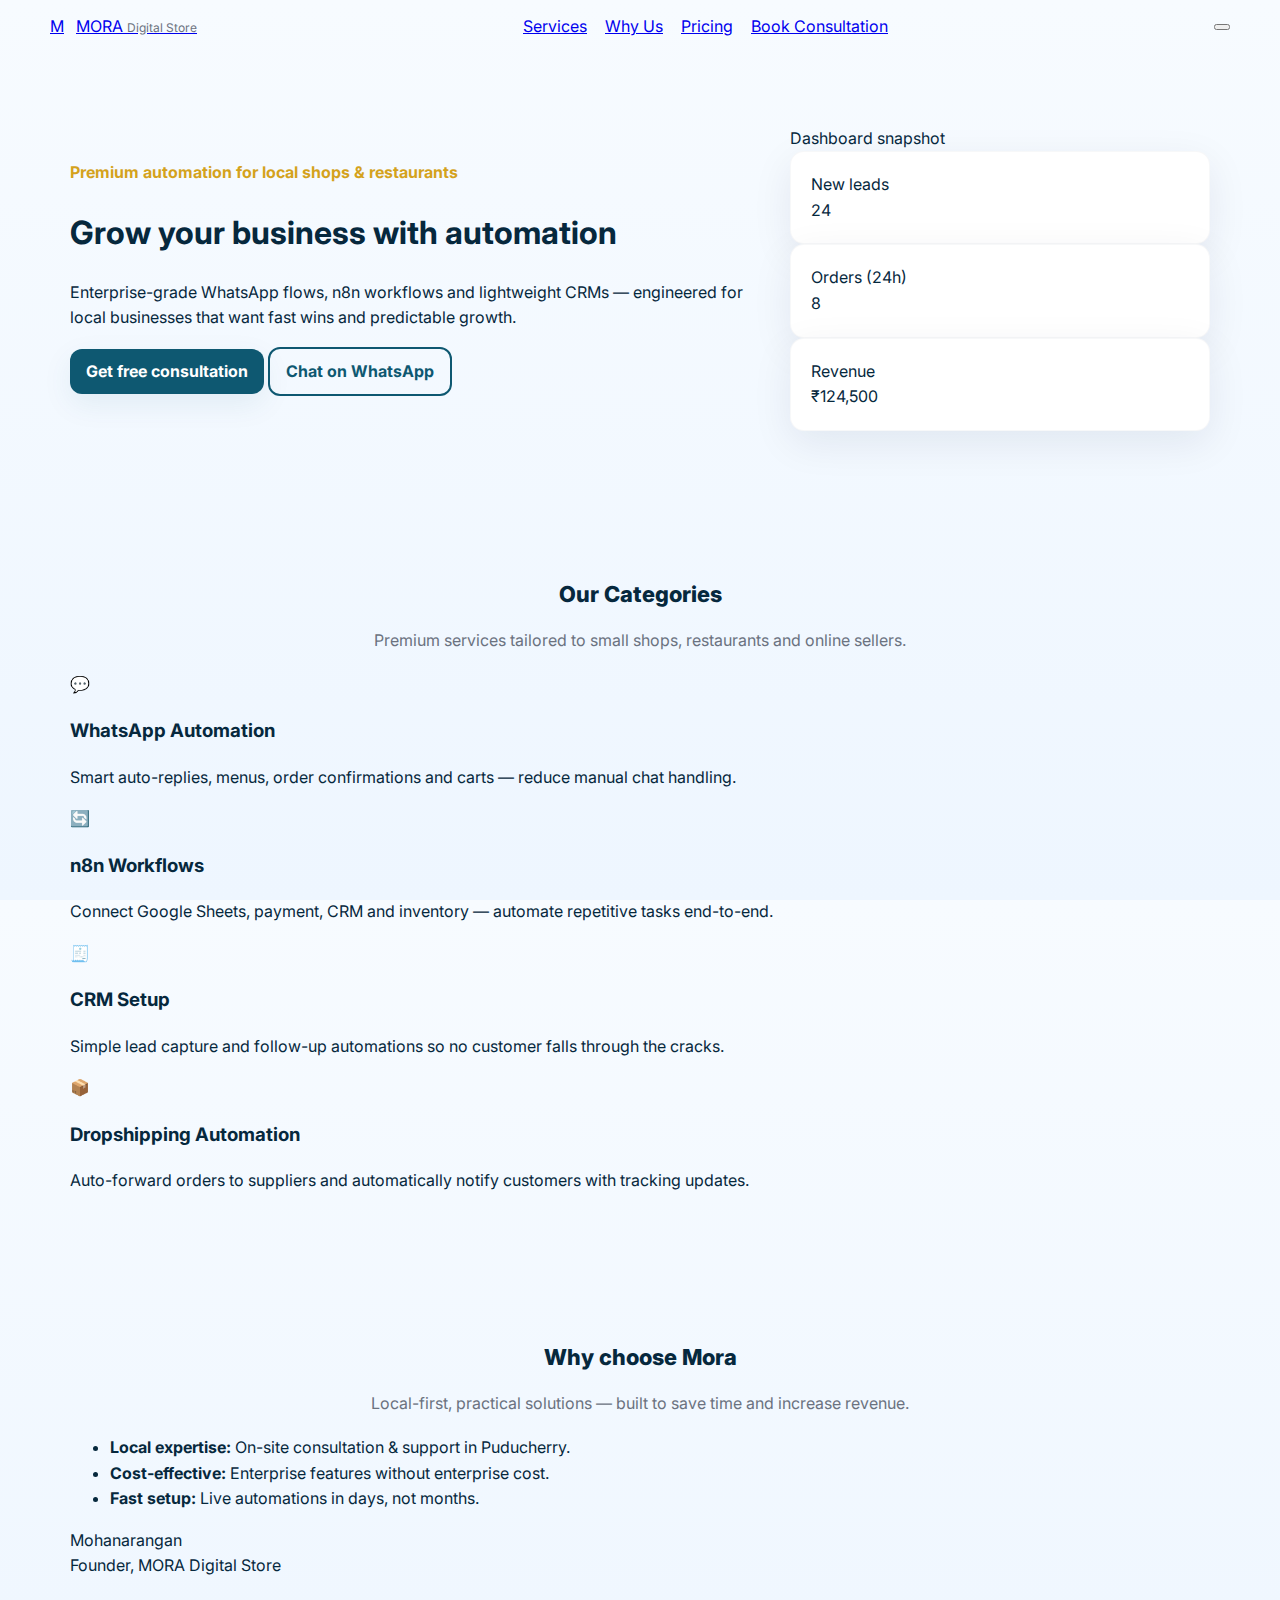
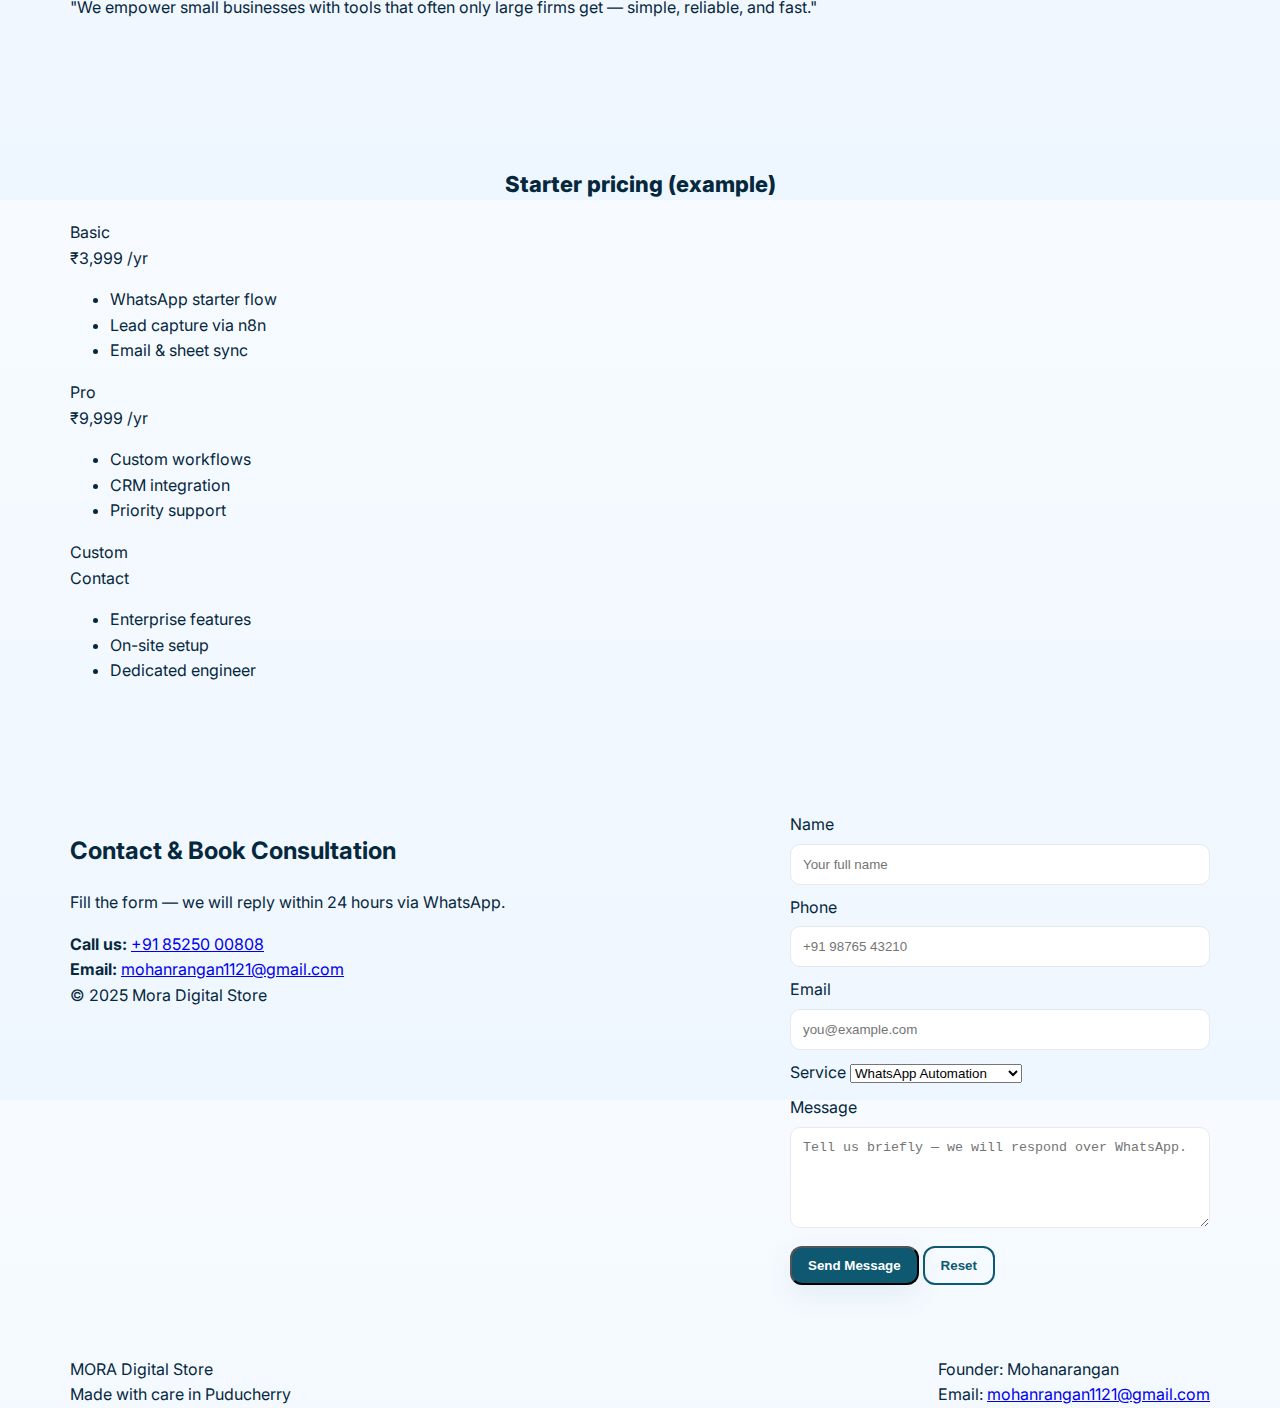
<file: index.html>
<!doctype html>
<html lang="en">
<head>
  <meta charset="utf-8" />
  <meta name="viewport" content="width=device-width,initial-scale=1" />
  <title>Mora Digital Store — Premium Automations</title>

  <!-- Google font -->
  <link href="https://fonts.googleapis.com/css2?family=Inter:wght@300;400;600;700;800&display=swap" rel="stylesheet">

  <link rel="stylesheet" href="style.css">
  <meta name="description" content="Mora Digital Store — premium automation (WhatsApp, n8n, CRM) for local shops & restaurants.">
</head>
<body class="site">

  <!-- Header / Nav -->
  <header class="header">
    <div class="container header-inner">
      <a class="brand" href="#">
        <div class="logo-mark" aria-hidden="true">M</div>
        <div class="brand-text">
          <span class="brand-name">MORA</span>
          <span class="brand-sub">Digital Store</span>
        </div>
      </a>

      <nav class="nav">
        <ul class="nav-list" id="navList">
          <li><a href="#services">Services</a></li>
          <li><a href="#why">Why Us</a></li>
          <li><a href="#pricing">Pricing</a></li>
          <li><a href="#contact" class="cta">Book Consultation</a></li>
        </ul>
      </nav>

      <button id="mobileBtn" class="mobile-btn" aria-label="Toggle menu">
        <span class="burger"></span>
      </button>
    </div>
  </header>

  <!-- Hero -->
  <main>
    <section class="hero">
      <div class="container hero-grid">
        <div class="hero-left">
          <div class="eyebrow">Premium automation for local shops & restaurants</div>
          <h1>Grow your business with automation</h1>
          <p class="lead">Enterprise-grade WhatsApp flows, n8n workflows and lightweight CRMs — engineered for local businesses that want fast wins and predictable growth.</p>

          <div class="hero-actions">
            <a href="#contact" class="btn btn-primary">Get free consultation</a>
            <a href="https://wa.me/918525000808" class="btn btn-outline" target="_blank">Chat on WhatsApp</a>
          </div>
        </div>

        <div class="hero-right">
          <div class="mock-panel">
            <div class="mock-top">Dashboard snapshot</div>
            <div class="mock-cards">
              <div class="card small">
                <div class="card-title">New leads</div>
                <div class="card-value">24</div>
              </div>
              <div class="card small">
                <div class="card-title">Orders (24h)</div>
                <div class="card-value">8</div>
              </div>
              <div class="card large">
                <div class="card-title">Revenue</div>
                <div class="card-value">₹124,500</div>
              </div>
            </div>
          </div>
        </div>
      </div>
    </section>

    <!-- Services -->
    <section id="services" class="section section-light">
      <div class="container">
        <h2 class="section-title">Our Categories</h2>
        <p class="section-sub">Premium services tailored to small shops, restaurants and online sellers.</p>

        <div class="cards">
          <article class="service">
            <div class="service-icon">💬</div>
            <h3>WhatsApp Automation</h3>
            <p>Smart auto-replies, menus, order confirmations and carts — reduce manual chat handling.</p>
          </article>

          <article class="service">
            <div class="service-icon">🔄</div>
            <h3>n8n Workflows</h3>
            <p>Connect Google Sheets, payment, CRM and inventory — automate repetitive tasks end-to-end.</p>
          </article>

          <article class="service">
            <div class="service-icon">🧾</div>
            <h3>CRM Setup</h3>
            <p>Simple lead capture and follow-up automations so no customer falls through the cracks.</p>
          </article>

          <article class="service">
            <div class="service-icon">📦</div>
            <h3>Dropshipping Automation</h3>
            <p>Auto-forward orders to suppliers and automatically notify customers with tracking updates.</p>
          </article>
        </div>
      </div>
    </section>

    <!-- Why us -->
    <section id="why" class="section">
      <div class="container why-grid">
        <div>
          <h2 class="section-title">Why choose Mora</h2>
          <p class="section-sub">Local-first, practical solutions — built to save time and increase revenue.</p>

          <ul class="why-list">
            <li><strong>Local expertise:</strong> On-site consultation & support in Puducherry.</li>
            <li><strong>Cost-effective:</strong> Enterprise features without enterprise cost.</li>
            <li><strong>Fast setup:</strong> Live automations in days, not months.</li>
          </ul>
        </div>

        <div class="quote">
          <div class="quote-inner">
            <div class="quote-name">Mohanarangan</div>
            <div class="quote-role">Founder, MORA Digital Store</div>
            <p class="quote-text">"We empower small businesses with tools that often only large firms get — simple, reliable, and fast."</p>
          </div>
        </div>
      </div>
    </section>

    <!-- Pricing quick -->
    <section id="pricing" class="section section-light">
      <div class="container">
        <h2 class="section-title">Starter pricing (example)</h2>
        <div class="pricing-grid">
          <div class="price-card">
            <div class="price-tier">Basic</div>
            <div class="price-amount">₹3,999 /yr</div>
            <ul>
              <li>WhatsApp starter flow</li>
              <li>Lead capture via n8n</li>
              <li>Email & sheet sync</li>
            </ul>
          </div>
          <div class="price-card recommended">
            <div class="price-tier">Pro</div>
            <div class="price-amount">₹9,999 /yr</div>
            <ul>
              <li>Custom workflows</li>
              <li>CRM integration</li>
              <li>Priority support</li>
            </ul>
          </div>
          <div class="price-card">
            <div class="price-tier">Custom</div>
            <div class="price-amount">Contact</div>
            <ul>
              <li>Enterprise features</li>
              <li>On-site setup</li>
              <li>Dedicated engineer</li>
            </ul>
          </div>
        </div>
      </div>
    </section>

    <!-- Contact -->
    <section id="contact" class="section contact-section">
      <div class="container contact-grid">
        <div class="contact-info">
          <h2>Contact & Book Consultation</h2>
          <p class="muted">Fill the form — we will reply within 24 hours via WhatsApp.</p>

          <div class="contact-block">
            <div><strong>Call us:</strong> <a href="tel:+918525000808">+91 85250 00808</a></div>
            <div><strong>Email:</strong> <a href="mailto:mohanrangan1121@gmail.com">mohanrangan1121@gmail.com</a></div>
          </div>

          <div class="small-note">© 2025 Mora Digital Store</div>
        </div>

        <form id="leadForm" class="contact-form" autocomplete="off" novalidate>
          <!-- Fields required: name, phone, email, service, message -->
          <label class="label">Name
            <input id="name" name="name" type="text" required placeholder="Your full name">
          </label>

          <label class="label">Phone
            <input id="phone" name="phone" type="tel" required placeholder="+91 98765 43210">
          </label>

          <label class="label">Email
            <input id="email" name="email" type="email" required placeholder="you@example.com">
          </label>

          <label class="label">Service
            <select id="service" name="service" required>
              <option>WhatsApp Automation</option>
              <option>n8n Workflows</option>
              <option>CRM Setup</option>
              <option>Dropshipping Automation</option>
              <option>Other</option>
            </select>
          </label>

          <label class="label">Message
            <textarea id="message" name="message" rows="5" placeholder="Tell us briefly — we will respond over WhatsApp."></textarea>
          </label>

          <div class="form-row">
            <button type="submit" class="btn btn-primary full">Send Message</button>
            <button type="reset" class="btn btn-outline">Reset</button>
          </div>

          <p id="status" class="status" aria-live="polite"></p>
        </form>
      </div>
    </section>
  </main>

  <footer class="footer">
    <div class="container footer-inner">
      <div>
        <div class="brand-footer">MORA Digital Store</div>
        <div class="muted">Made with care in Puducherry</div>
      </div>
      <div class="footer-right">
        <div>Founder: Mohanarangan</div>
        <div>Email: <a href="mailto:mohanrangan1121@gmail.com">mohanrangan1121@gmail.com</a></div>
      </div>
    </div>
  </footer>

  <!-- Minimal JS for mobile menu. No webhook/form JS here (will provide separately) -->
  <script>
    const mobileBtn = document.getElementById('mobileBtn');
    const navList = document.getElementById('navList');
    mobileBtn.addEventListener('click', () => {
      navList.classList.toggle('open');
      mobileBtn.classList.toggle('open');
    });

    // Smooth anchor scrolling for modern browsers
    document.querySelectorAll('a[href^="#"]').forEach(a=>{
      a.addEventListener('click', function(e){
        const target = document.querySelector(this.getAttribute('href'));
        if(target){
          e.preventDefault();
          target.scrollIntoView({behavior:'smooth', block:'start'});
          // close mobile menu if open
          navList.classList.remove('open');
          mobileBtn.classList.remove('open');
        }
      });
    });
  </script>

</body>
</html>
</file>
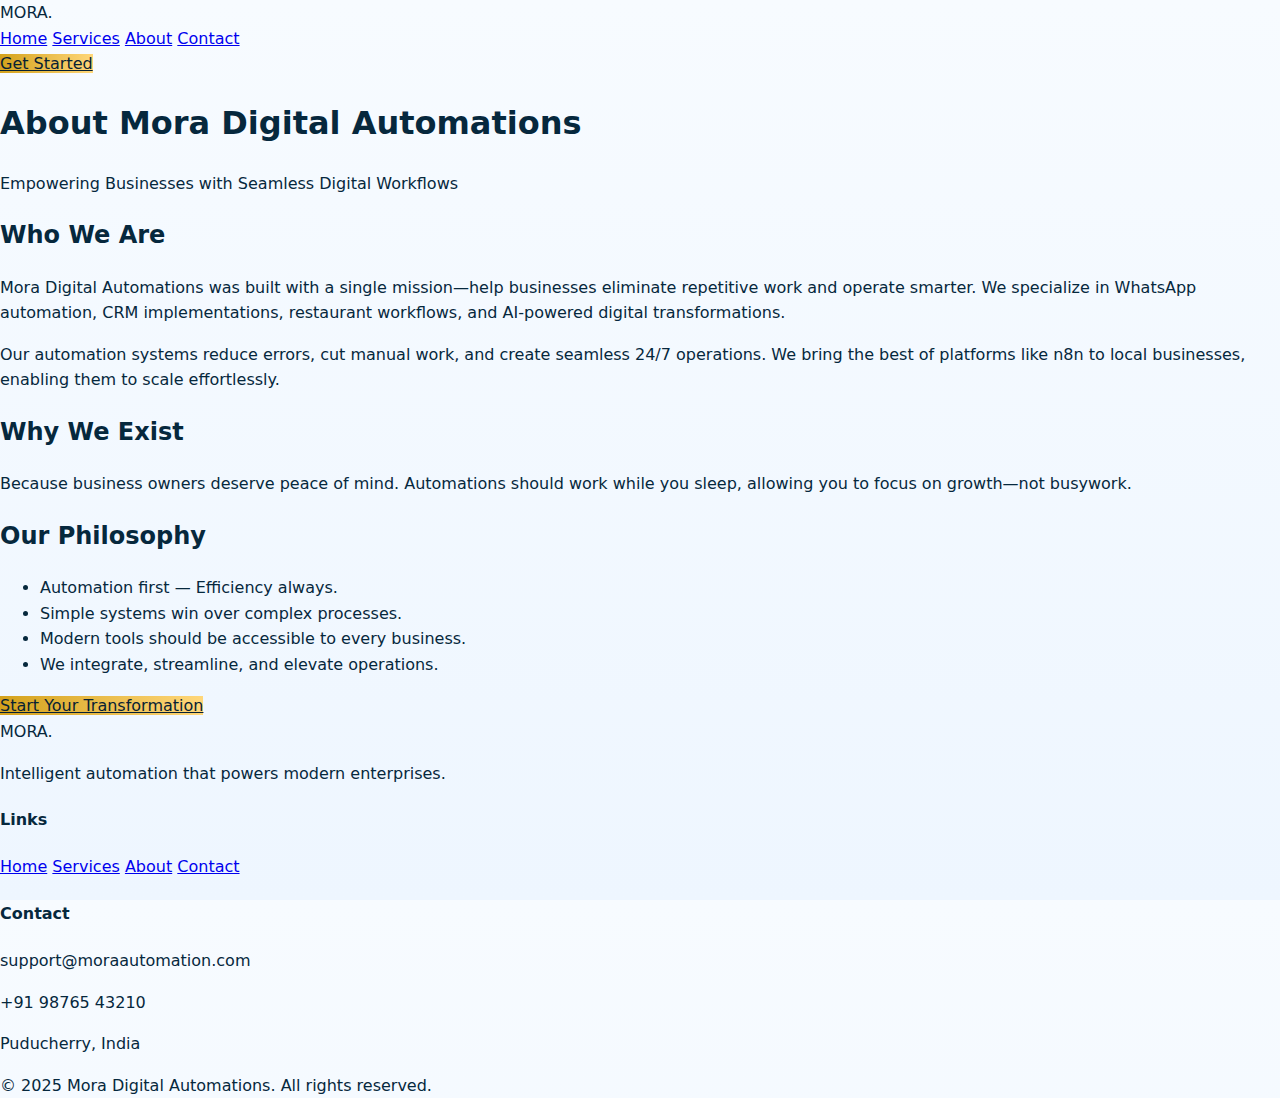
<file: about.html>
<!DOCTYPE html>
<html lang="en">
<head>
    <meta charset="UTF-8">
    <meta name="viewport" content="width=device-width, initial-scale=1.0">
    <title>About – Mora Digital Automations</title>
    <link rel="stylesheet" href="style.css">
</head>

<body>

<header class="navbar">
    <div class="logo">MORA<span class="gold-dot">.</span></div>
    <nav>
        <a href="index.html">Home</a>
        <a href="services.html">Services</a>
        <a href="about.html" class="active">About</a>
        <a href="contact.html">Contact</a>
    </nav>
    <a href="contact.html" class="btn-gold">Get Started</a>
</header>

<section class="about-hero">
    <h1>About Mora Digital Automations</h1>
    <p>Empowering Businesses with Seamless Digital Workflows</p>
</section>

<section class="about-content">
    <div class="about-text">
        <h2>Who We Are</h2>
        <p>
            Mora Digital Automations was built with a single mission—help businesses
            eliminate repetitive work and operate smarter. We specialize in
            WhatsApp automation, CRM implementations, restaurant workflows,
            and AI-powered digital transformations.
        </p>

        <p>
            Our automation systems reduce errors, cut manual work, and create
            seamless 24/7 operations. We bring the best of platforms like n8n
            to local businesses, enabling them to scale effortlessly.
        </p>

        <h2>Why We Exist</h2>
        <p>
            Because business owners deserve peace of mind. Automations should work
            while you sleep, allowing you to focus on growth—not busywork.
        </p>

        <h2>Our Philosophy</h2>
        <ul>
            <li>Automation first — Efficiency always.</li>
            <li>Simple systems win over complex processes.</li>
            <li>Modern tools should be accessible to every business.</li>
            <li>We integrate, streamline, and elevate operations.</li>
        </ul>

        <a href="contact.html" class="btn-gold">Start Your Transformation</a>
    </div>
</section>

<footer class="footer">
    <div class="footer-grid">
        <div>
            <div class="logo">MORA<span class="gold-dot">.</span></div>
            <p>Intelligent automation that powers modern enterprises.</p>
        </div>

        <div>
            <h4>Links</h4>
            <a href="index.html">Home</a>
            <a href="services.html">Services</a>
            <a href="about.html">About</a>
            <a href="contact.html">Contact</a>
        </div>

        <div>
            <h4>Contact</h4>
            <p>support@moraautomation.com</p>
            <p>+91 98765 43210</p>
            <p>Puducherry, India</p>
        </div>
    </div>

    <div class="footer-bottom">
        © 2025 Mora Digital Automations. All rights reserved.
    </div>
</footer>

</body>
</html>
</file>
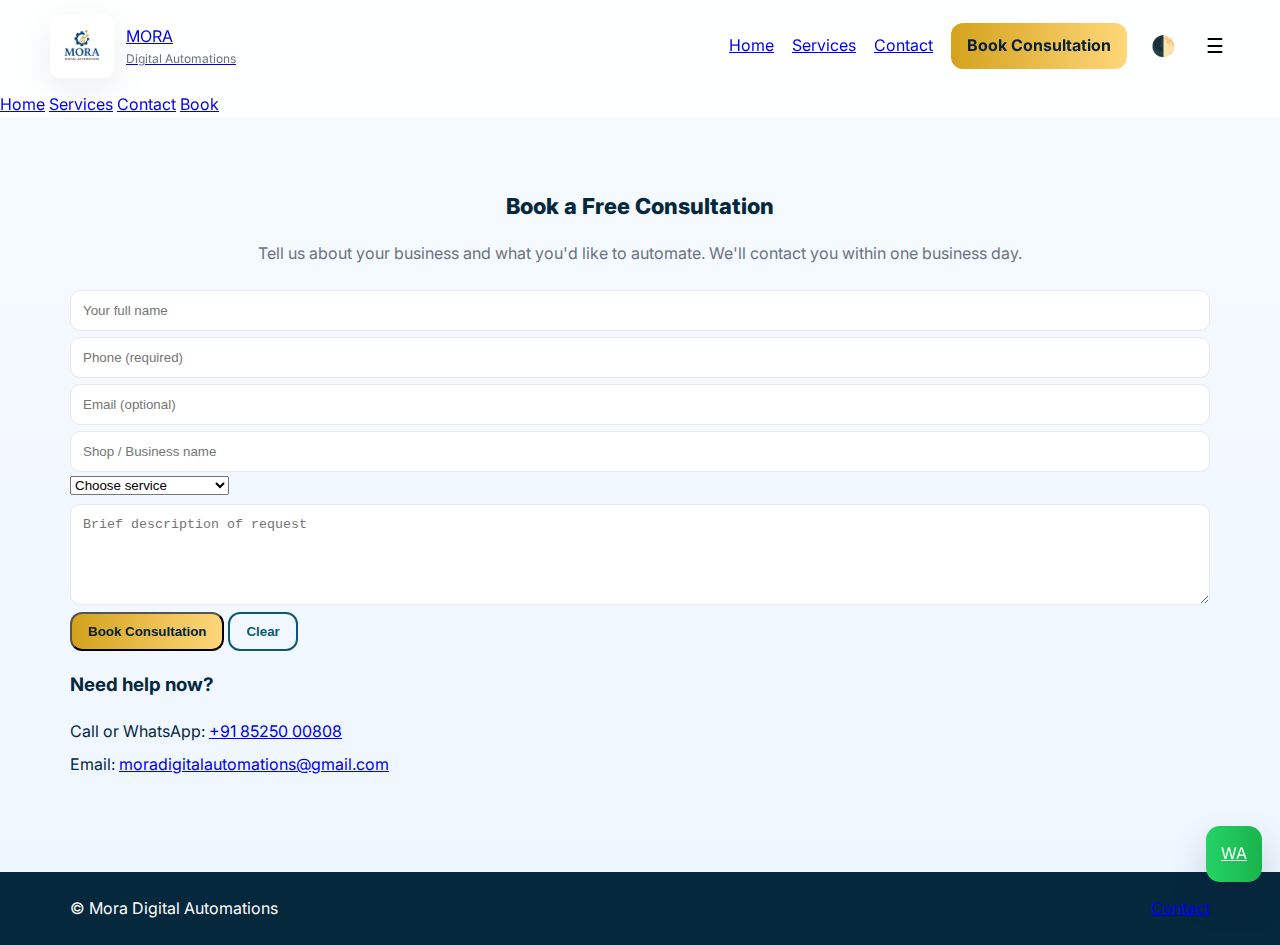
<file: book.html>
<!doctype html>
<html lang="en">
<head>
  <meta charset="utf-8" />
  <meta name="viewport" content="width=device-width,initial-scale=1" />
  <title>Book Consultation — Mora Digital Automations</title>
  <link href="https://fonts.googleapis.com/css2?family=Outfit:wght@400;600;700&family=Inter:wght@300;400;600&display=swap" rel="stylesheet">
  <link rel="stylesheet" href="style.css">
</head>
<body>
  <header class="site-header">
    <div class="container header-inner">
      <a class="brand" href="index.html">
        <img src="logo.jpg" alt="Mora Logo" class="brand-logo" onerror="this.style.display='none'">
        <div class="brand-text"><div class="brand-name">MORA</div><div class="brand-sub">Digital Automations</div></div>
      </a>

      <nav class="nav">
        <a href="index.html">Home</a>
        <a href="services.html">Services</a>
        <a href="contact.html">Contact</a>
        <a href="book.html" class="btn btn-gold">Book Consultation</a>
        <button id="themeToggle" class="icon-btn" aria-label="Toggle theme">🌓</button>
        <button id="menuToggle" class="icon-btn mobile-only" aria-label="menu">☰</button>
      </nav>
    </div>
    <div id="mobileNav" class="mobile-nav hidden">
      <a href="index.html">Home</a>
      <a href="services.html">Services</a>
      <a href="contact.html">Contact</a>
      <a href="book.html">Book</a>
    </div>
  </header>

  <main>
    <section class="section">
      <div class="container">
        <h1 class="section-title">Book a Free Consultation</h1>
        <p class="section-sub">Tell us about your business and what you'd like to automate. We'll contact you within one business day.</p>

        <div class="booking-grid">
          <form id="bookingForm" class="contact-form">
            <input type="text" id="bname" name="bname" placeholder="Your full name" required>
            <input type="tel" id="bphone" name="bphone" placeholder="Phone (required)" required>
            <input type="email" id="bemail" name="bemail" placeholder="Email (optional)">
            <input type="text" id="bshop" name="bshop" placeholder="Shop / Business name">
            <select id="bservice" name="bservice">
              <option value="">Choose service</option>
              <option value="whatsapp">WhatsApp Automation</option>
              <option value="n8n">n8n Workflow</option>
              <option value="crm">CRM Setup</option>
              <option value="restaurant">Restaurant Automation</option>
              <option value="dropship">Dropshipping</option>
            </select>
            <textarea id="bnotes" name="bnotes" placeholder="Brief description of request" rows="5"></textarea>
            <div class="form-actions">
              <button class="btn btn-gold" type="submit">Book Consultation</button>
              <button type="button" id="btnClear" class="btn btn-outline">Clear</button>
            </div>
            <div id="bookStatus" class="form-status"></div>
          </form>

          <aside class="booking-info">
            <div class="contact-card">
              <h3>Need help now?</h3>
              <p>Call or WhatsApp: <a href="tel:+918525000808">+91 85250 00808</a></p>
              <p>Email: <a href="mailto:moradigitalautomations@gmail.com">moradigitalautomations@gmail.com</a></p>
            </div>
          </aside>
        </div>
      </div>
    </section>
  </main>

  <a id="whatsAppFab" class="whatsapp-fab" href="https://wa.me/918525000808" target="_blank" aria-label="Chat on WhatsApp">WA</a>

  <footer class="site-footer">
    <div class="container footer-inner">
      <div>© <span id="year"></span> Mora Digital Automations</div>
      <div class="footer-right"><a href="contact.html">Contact</a></div>
    </div>
  </footer>

  <script src="script.js"></script>
</body>
</html>
</file>
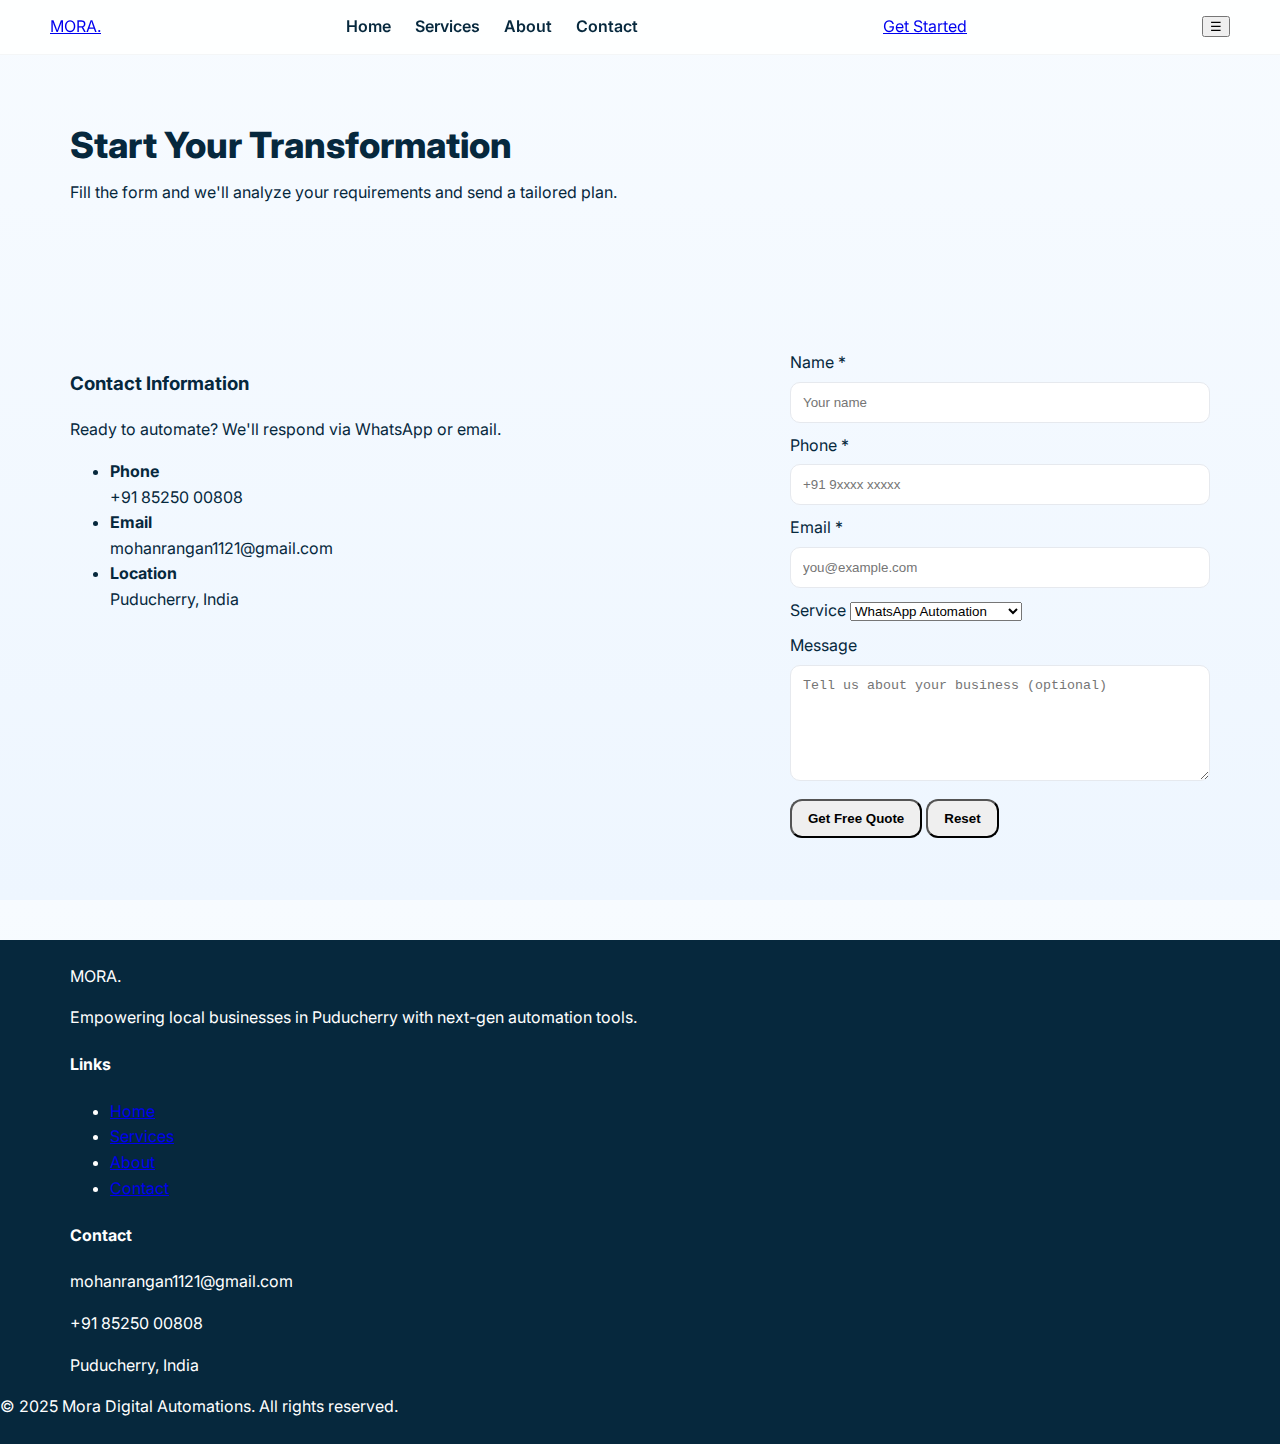
<file: contact.html>
<!doctype html>
<html lang="en">
<head>
  <meta charset="utf-8" />
  <meta name="viewport" content="width=device-width,initial-scale=1" />
  <title>Mora Digital Automations — Contact</title>
  <link rel="stylesheet" href="style.css">
  <link href="https://fonts.googleapis.com/css2?family=Playfair+Display:wght@600;700;900&family=Inter:wght@300;400;600&display=swap" rel="stylesheet">
</head>
<body class="site">
  <header class="site-header">
    <div class="container header-inner">
      <a class="logo" href="index.html"><span class="logo-mark">MORA<span class="dot">.</span></span></a>
      <nav class="main-nav">
        <a href="index.html" class="nav-link">Home</a>
        <a href="services.html" class="nav-link">Services</a>
        <a href="about.html" class="nav-link">About</a>
        <a href="contact.html" class="nav-link active">Contact</a>
      </nav>
      <a class="btn-getstarted" href="contact.html">Get Started</a>
      <button class="mobile-menu-btn" aria-label="Toggle menu">☰</button>
    </div>
  </header>

  <main>
    <section class="hero small-hero">
      <div class="container">
        <h1 class="hero-title large">Start Your Transformation</h1>
        <p class="hero-sub">Fill the form and we'll analyze your requirements and send a tailored plan.</p>
      </div>
    </section>

    <section class="section">
      <div class="container contact-grid">
        <aside class="contact-info">
          <h3>Contact Information</h3>
          <p>Ready to automate? We'll respond via WhatsApp or email.</p>

          <ul class="contact-list">
            <li><strong>Phone</strong><br>+91 85250 00808</li>
            <li><strong>Email</strong><br>mohanrangan1121@gmail.com</li>
            <li><strong>Location</strong><br>Puducherry, India</li>
          </ul>
        </aside>

        <div class="contact-form-wrap">
          <form id="leadForm" class="contact-form">
            <div class="row">
              <label>
                Name *
                <input id="name" name="name" type="text" required placeholder="Your name">
              </label>

              <label>
                Phone *
                <input id="phone" name="phone" type="tel" required placeholder="+91 9xxxx xxxxx">
              </label>
            </div>

            <label>
              Email *
              <input id="email" name="email" type="email" required placeholder="you@example.com">
            </label>

            <label>
              Service
              <select id="service" name="service">
                <option>WhatsApp Automation</option>
                <option>n8n Workflows</option>
                <option>CRM Setup</option>
                <option>Dropshipping Automation</option>
                <option>Custom Integration</option>
              </select>
            </label>

            <label>
              Message
              <textarea id="message" name="message" rows="6" placeholder="Tell us about your business (optional)"></textarea>
            </label>

            <div class="form-actions">
              <button id="submitBtn" type="submit" class="btn primary">Get Free Quote</button>
              <button type="reset" class="btn ghost">Reset</button>
            </div>

            <p id="status" class="form-status"></p>
          </form>
        </div>
      </div>
    </section>
  </main>

  <footer class="site-footer">
    <div class="container footer-grid">
      <div>
        <div class="footer-logo">MORA<span class="dot">.</span></div>
        <p>Empowering local businesses in Puducherry with next-gen automation tools.</p>
      </div>

      <div>
        <h4>Links</h4>
        <ul class="footer-links">
          <li><a href="index.html">Home</a></li>
          <li><a href="services.html">Services</a></li>
          <li><a href="about.html">About</a></li>
          <li><a href="contact.html">Contact</a></li>
        </ul>
      </div>

      <div>
        <h4>Contact</h4>
        <p>mohanrangan1121@gmail.com</p>
        <p>+91 85250 00808</p>
        <p>Puducherry, India</p>
      </div>
    </div>

    <div class="copyright">© 2025 Mora Digital Automations. All rights reserved.</div>
  </footer>

  <script src="script.js"></script>
</body>
</html>
</file>
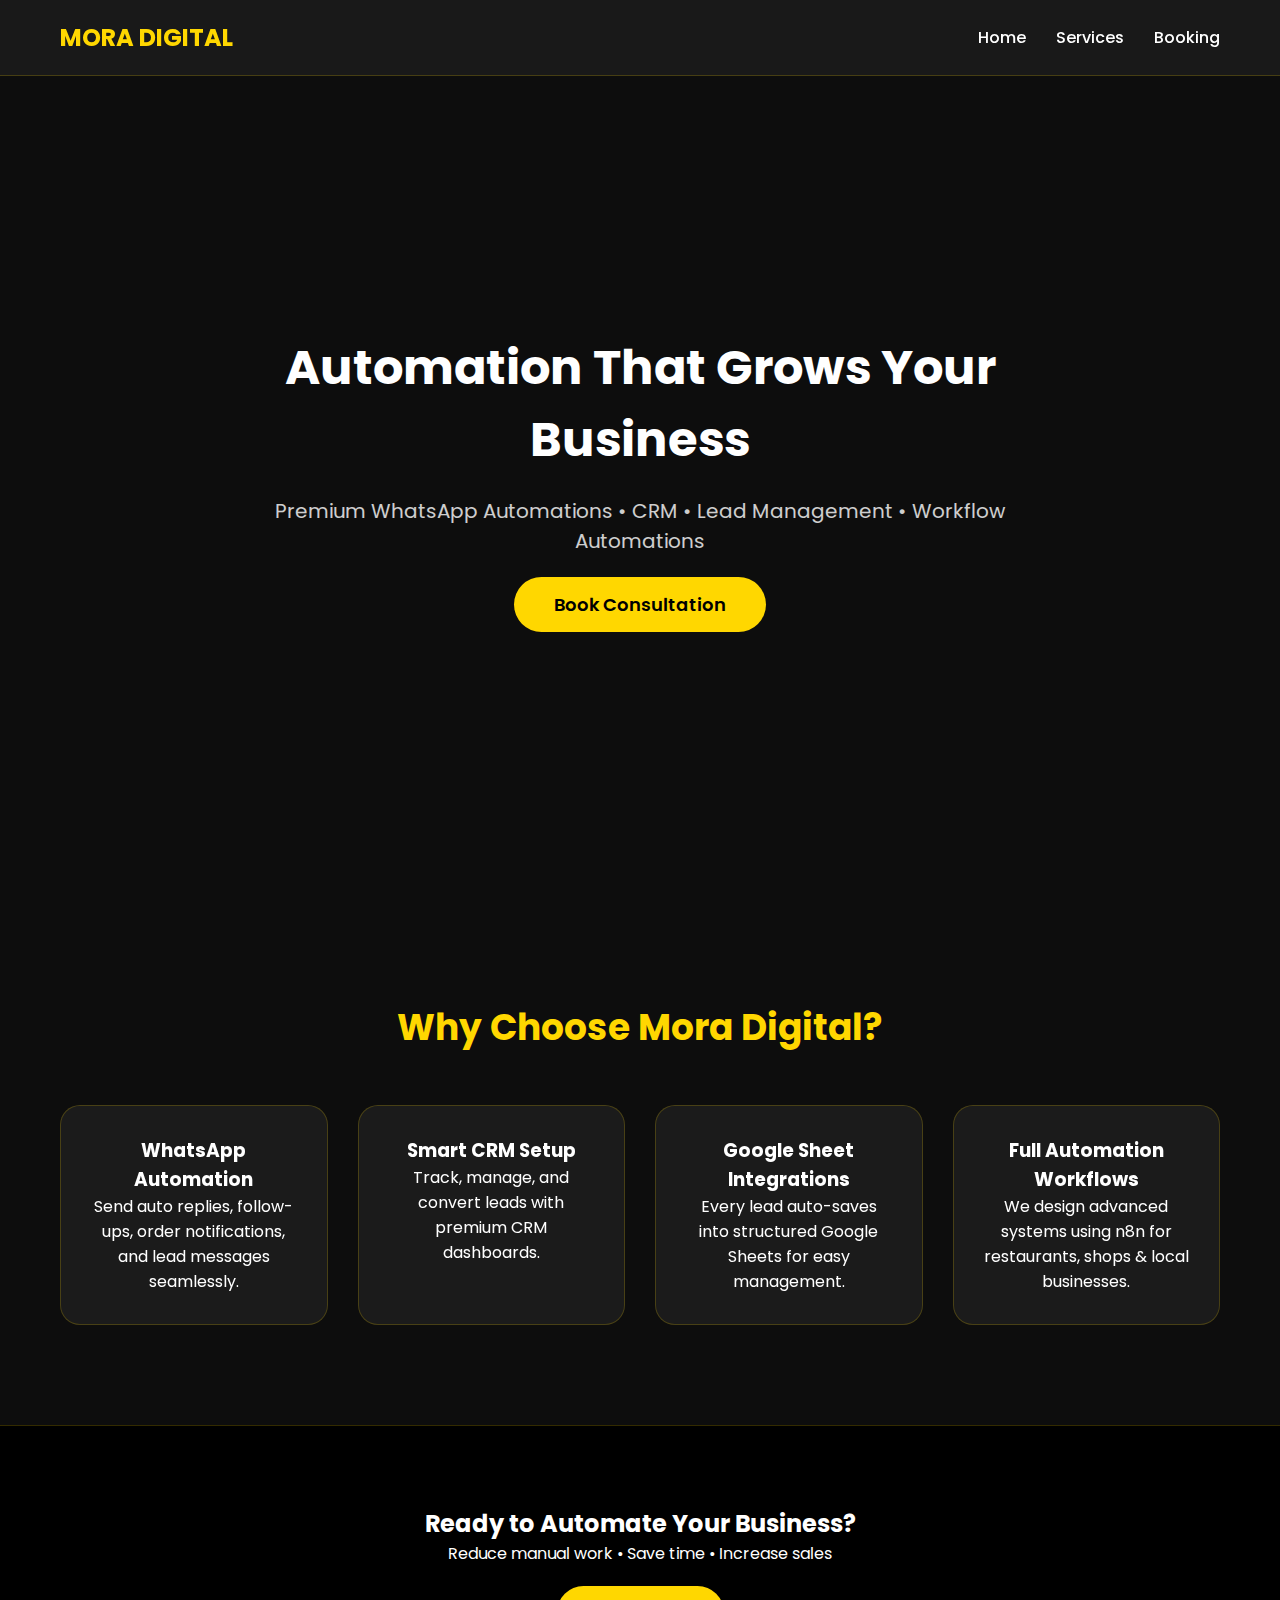
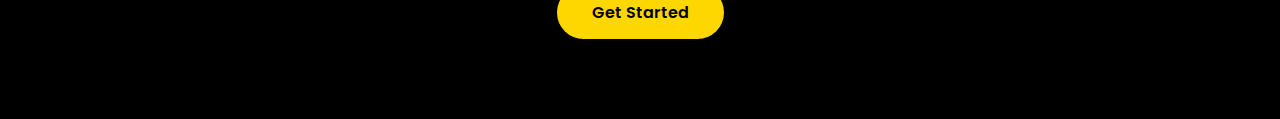
<file: home.html>
<!DOCTYPE html>
<html lang="en">
<head>
    <meta charset="UTF-8" />
    <meta name="viewport" content="width=device-width ">
    <title>MORA DIGITAL AUTOMATIONS</title>

    <link rel="stylesheet" href="home.css">

    <link href="https://fonts.googleapis.com/css2?family=Poppins:wght@300;400;500;600;700&display=swap" rel="stylesheet">
</head>

<body>

    <!-- NAVBAR -->
    <nav class="nav">
        <div class="logo">MORA DIGITAL</div>
        <ul class="nav-links">
            <li><a href="home.html">Home</a></li>
            <li><a href="services.html">Services</a></li>
            <li><a href="index.html">Booking</a></li>
        </ul>
    </nav>

    <!-- HERO SECTION -->
    <section class="hero">
        <div class="hero-content">
            <h1 class="main-title">Automation That Grows Your Business</h1>
            <p class="subtitle">Premium WhatsApp Automations • CRM • Lead Management • Workflow Automations</p>
            <a href="index.html" class="hero-btn">Book Consultation</a>
        </div>
    </section>

    <!-- FEATURES SECTION -->
    <section class="features">
        <h2 class="section-title">Why Choose Mora Digital?</h2>

        <div class="feature-grid">
            <div class="feature-card">
                <h3>WhatsApp Automation</h3>
                <p>Send auto replies, follow-ups, order notifications, and lead messages seamlessly.</p>
            </div>

            <div class="feature-card">
                <h3>Smart CRM Setup</h3>
                <p>Track, manage, and convert leads with premium CRM dashboards.</p>
            </div>

            <div class="feature-card">
                <h3>Google Sheet Integrations</h3>
                <p>Every lead auto-saves into structured Google Sheets for easy management.</p>
            </div>

            <div class="feature-card">
                <h3>Full Automation Workflows</h3>
                <p>We design advanced systems using n8n for restaurants, shops & local businesses.</p>
            </div>
        </div>
    </section>

    <!-- CTA SECTION -->
    <section class="cta">
        <h2>Ready to Automate Your Business?</h2>
        <p>Reduce manual work • Save time • Increase sales</p>
        <a href="index.html" class="cta-btn">Get Started</a>
    </section>

</body>
</html>
</file>
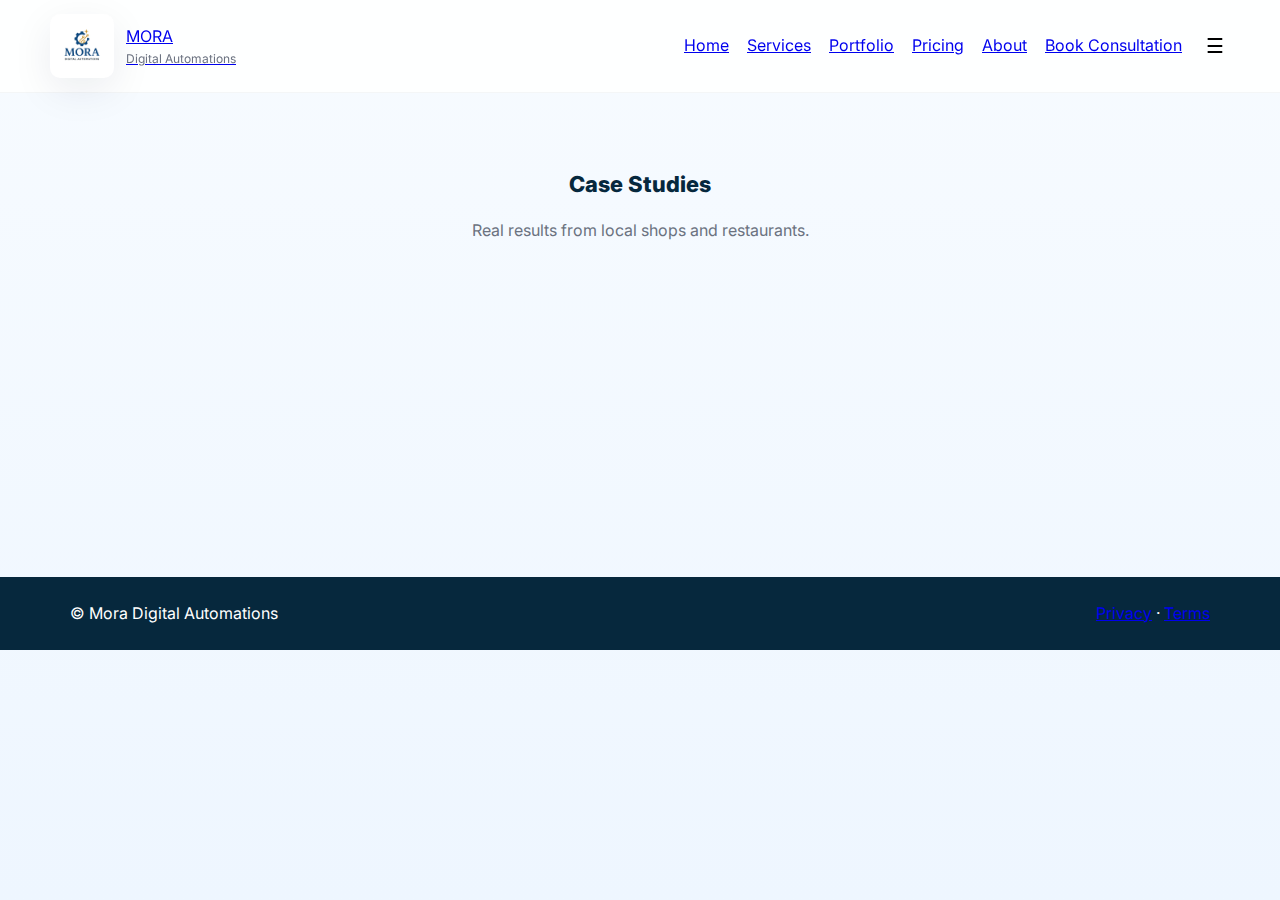
<file: portfolio.html>
<!doctype html>
<html lang="en">
<head>
  <meta charset="utf-8" />
  <meta name="viewport" content="width=device-width,initial-scale=1" />
  <title>Portfolio — Mora Digital Automations</title>
  <meta name="description" content="Case studies and examples of automations implemented by Mora Digital Automations."/>
  <link href="https://fonts.googleapis.com/css2?family=Playfair+Display:wght@600;700&family=Inter:wght@300;400;600;700;800&display=swap" rel="stylesheet">
  <link rel="stylesheet" href="style.css">
</head>
<body>
  <header class="site-header">
    <div class="container header-inner">
      <a class="brand" href="index.html">
        <img src="logo.jpg" alt="Mora logo" class="brand-logo" onerror="this.style.display='none'">
        <div class="brand-text">
          <div class="brand-name">MORA</div>
          <div class="brand-sub">Digital Automations</div>
        </div>
      </a>

      <nav class="nav">
        <ul class="nav-list">
          <li><a href="index.html">Home</a></li>
          <li><a href="services.html">Services</a></li>
          <li><a class="active" href="portfolio.html">Portfolio</a></li>
          <li><a href="pricing.html">Pricing</a></li>
          <li><a href="about.html">About</a></li>
          <li><a href="contact.html" class="cta">Book Consultation</a></li>
        </ul>
        <div class="nav-actions">
          <button id="menuBtn" class="icon-btn" aria-label="Open menu">☰</button>
        </div>
      </nav>
    </div>
  </header>

  <main>
    <section class="section">
      <div class="container">
        <h2 class="section-title center">Case Studies</h2>
        <p class="section-sub center">Real results from local shops and restaurants.</p>

        <div class="grid cards-grid" data-anim>
          <article class="card">
            <h4>Restaurant — Order Flow</h4>
            <p>Implemented WhatsApp order confirmations + kitchen notifications that reduced errors and cut service time by ~20%.</p>
          </article>

          <article class="card">
            <h4>Grocery — WhatsApp Catalog</h4>
            <p>Automated product catalog and ordering via WhatsApp menus with simple n8n order sync to Google Sheets for fulfillment.</p>
          </article>

          <article class="card">
            <h4>Retail — Lead Capture</h4>
            <p>Lead capture flow from website to Google Sheets and follow-up reminders — converting cold leads to repeat customers.</p>
          </article>
        </div>
      </div>
    </section>
  </main>

  <footer class="site-footer">
    <div class="container footer-inner">
      <div>© <span id="year"></span> Mora Digital Automations</div>
      <div class="footer-right"><a href="privacy.html">Privacy</a> · <a href="terms.html">Terms</a></div>
    </div>
  </footer>

  <script src="script.js"></script>
</body>
</html>
</file>
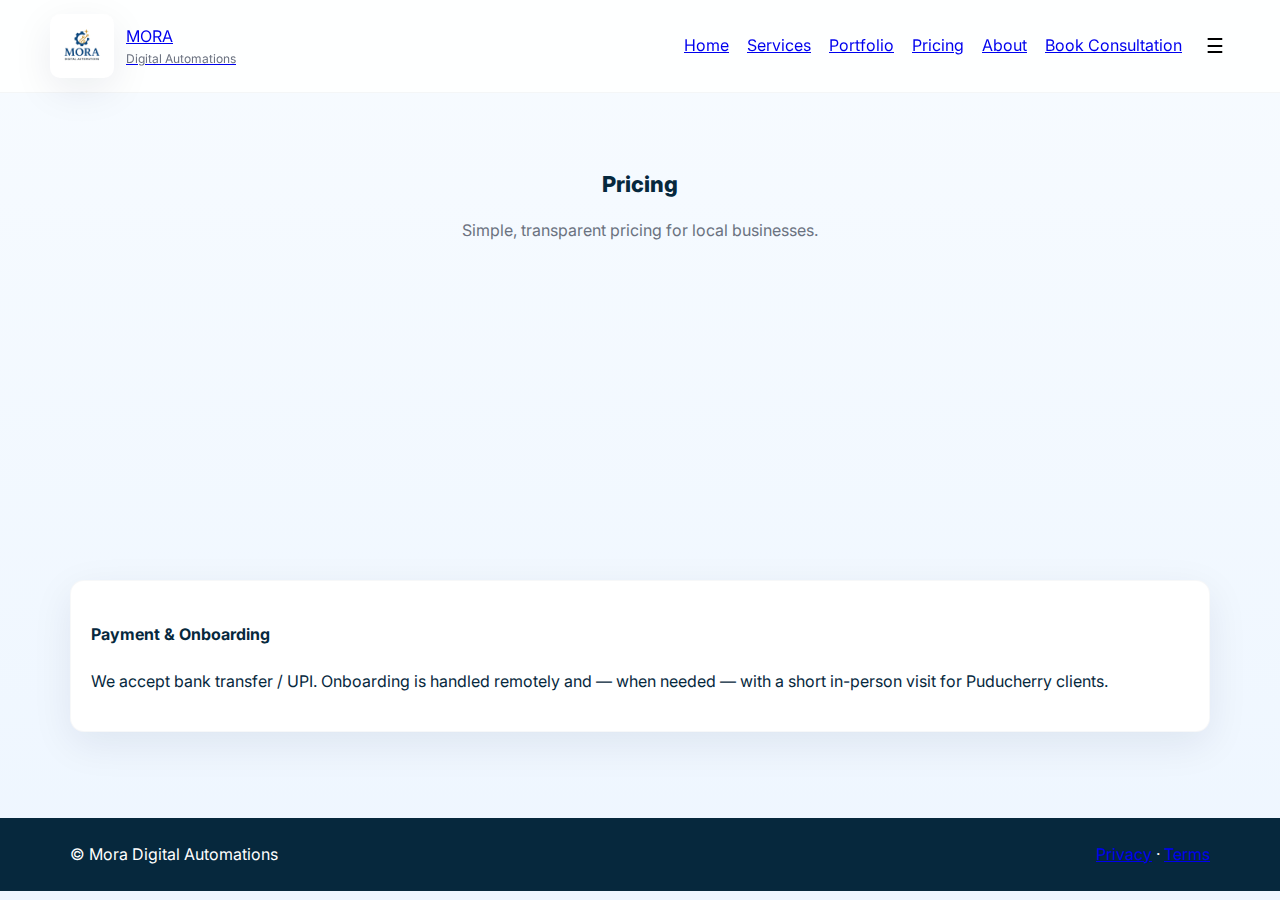
<file: pricing.html>
<!doctype html>
<html lang="en">
<head>
  <meta charset="utf-8" />
  <meta name="viewport" content="width=device-width,initial-scale=1" />
  <title>Pricing — Mora Digital Automations</title>
  <meta name="description" content="Pricing plans for Mora Digital Automations — Starter, Business and Custom packages."/>
  <link href="https://fonts.googleapis.com/css2?family=Playfair+Display:wght@600;700&family=Inter:wght@300;400;600;700;800&display=swap" rel="stylesheet">
  <link rel="stylesheet" href="style.css">
</head>
<body>
  <header class="site-header">
    <div class="container header-inner">
      <a class="brand" href="index.html">
        <img src="logo.jpg" alt="Mora logo" class="brand-logo" onerror="this.style.display='none'">
        <div class="brand-text">
          <div class="brand-name">MORA</div>
          <div class="brand-sub">Digital Automations</div>
        </div>
      </a>

      <nav class="nav">
        <ul class="nav-list">
          <li><a href="index.html">Home</a></li>
          <li><a href="services.html">Services</a></li>
          <li><a href="portfolio.html">Portfolio</a></li>
          <li><a class="active" href="pricing.html">Pricing</a></li>
          <li><a href="about.html">About</a></li>
          <li><a href="contact.html" class="cta">Book Consultation</a></li>
        </ul>
        <div class="nav-actions">
          <button id="menuBtn" class="icon-btn" aria-label="Open menu">☰</button>
        </div>
      </nav>
    </div>
  </header>

  <main>
    <section class="section">
      <div class="container">
        <h2 class="section-title center">Pricing</h2>
        <p class="section-sub center">Simple, transparent pricing for local businesses.</p>

        <div class="grid pricing-grid" data-anim>
          <div class="card pricing-card">
            <h4>Starter</h4>
            <p class="price">₹3,999</p>
            <ul>
              <li>1 WhatsApp automation</li>
              <li>Lead capture form</li>
              <li>14 days support</li>
            </ul>
            <a class="btn btn-primary" href="contact.html">Get Started</a>
          </div>

          <div class="card pricing-card recommended">
            <h4>Business</h4>
            <p class="price">₹8,999</p>
            <ul>
              <li>3 automations + templates</li>
              <li>CRM setup</li>
              <li>30 days support</li>
            </ul>
            <a class="btn btn-primary" href="contact.html">Choose Plan</a>
          </div>

          <div class="card pricing-card">
            <h4>Custom</h4>
            <p class="price">Custom</p>
            <ul>
              <li>Custom workflows & integrations</li>
              <li>Priority onboarding</li>
              <li>Maintenance plans</li>
            </ul>
            <a class="btn btn-outline" href="contact.html">Request Quote</a>
          </div>
        </div>

        <div class="card" style="margin-top:24px">
          <h4>Payment & Onboarding</h4>
          <p>We accept bank transfer / UPI. Onboarding is handled remotely and — when needed — with a short in-person visit for Puducherry clients.</p>
        </div>
      </div>
    </section>
  </main>

  <footer class="site-footer">
    <div class="container footer-inner">
      <div>© <span id="year"></span> Mora Digital Automations</div>
      <div class="footer-right"><a href="privacy.html">Privacy</a> · <a href="terms.html">Terms</a></div>
    </div>
  </footer>

  <script src="script.js"></script>
</body>
</html>
</file>
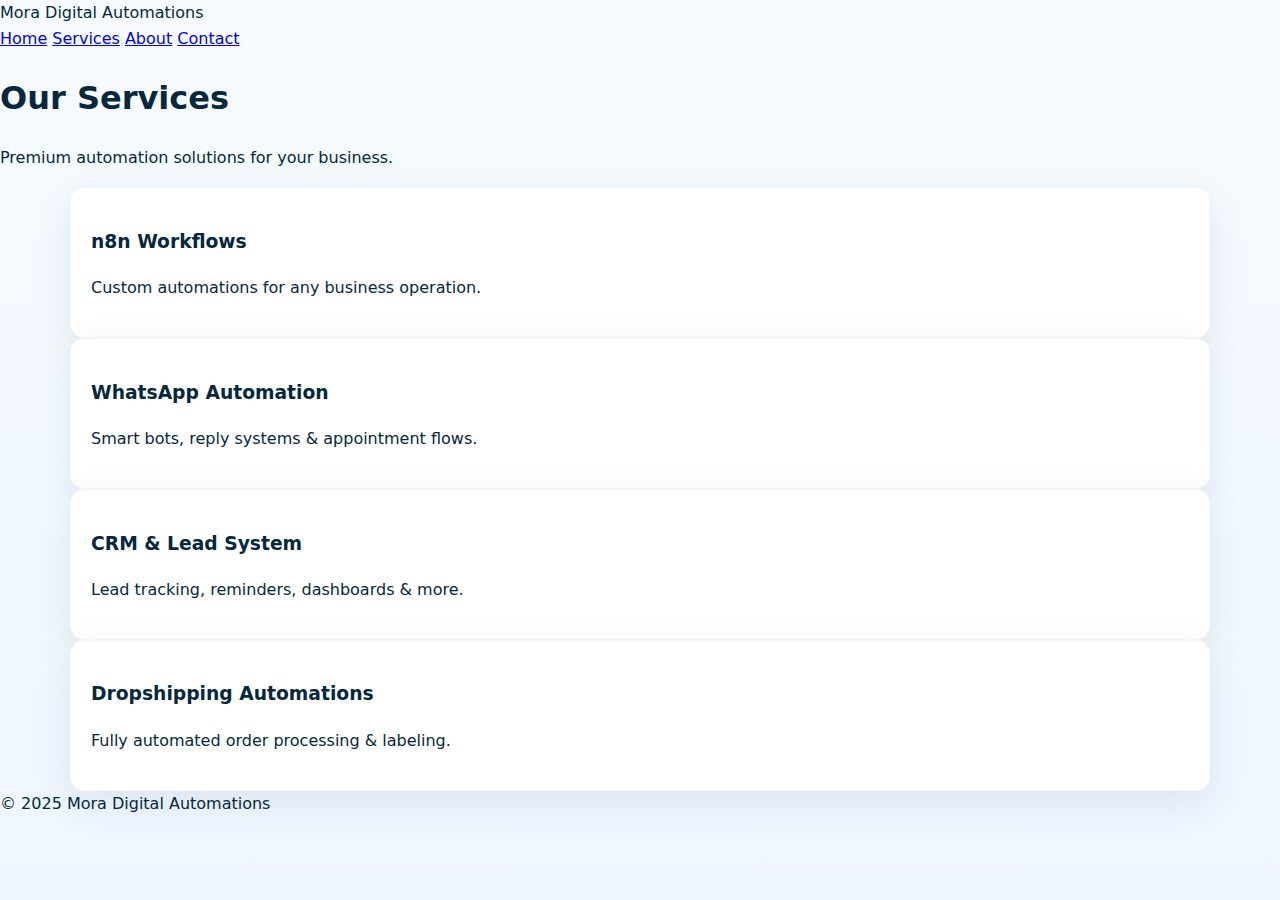
<file: services.html>
<!DOCTYPE html>
<html lang="en">
<head>
    <meta charset="UTF-8">
    <meta name="viewport" content="width=device-width, initial-scale=1.0">
    <title>Our Services — Mora Digital Automations</title>
    <link rel="stylesheet" href="style.css">
</head>

<body>

<nav>
    <div class="logo">Mora Digital Automations</div>
    <div class="nav-links">
        <a href="index.html">Home</a>
        <a href="services.html">Services</a>
        <a href="about.html">About</a>
        <a href="contact.html">Contact</a>
    </div>
</nav>

<header class="header-section">
    <h1>Our Services</h1>
    <p>Premium automation solutions for your business.</p>
</header>

<section class="container">

    <div class="card-grid">

        <div class="card">
            <h3>n8n Workflows</h3>
            <p>Custom automations for any business operation.</p>
        </div>

        <div class="card">
            <h3>WhatsApp Automation</h3>
            <p>Smart bots, reply systems & appointment flows.</p>
        </div>

        <div class="card">
            <h3>CRM & Lead System</h3>
            <p>Lead tracking, reminders, dashboards & more.</p>
        </div>

        <div class="card">
            <h3>Dropshipping Automations</h3>
            <p>Fully automated order processing & labeling.</p>
        </div>

    </div>
</section>

<footer>
    © 2025 Mora Digital Automations
</footer>

</body>
</html>
</file>
<file: style.css>
/* style.css — Premium Blue + Gold theme for Mora Digital Automations */

/* Tokens */
:root{
  --blue-900: #06283D;
  --blue-700: #0E5871;
  --gold: #D4A21C;
  --muted: #6B7280;
  --bg: linear-gradient(180deg,#f7fbff,#eef6ff);
  --card: #ffffff;
  --radius: 14px;
  --container: 1180px;
  --shadow: 0 12px 40px rgba(10,30,60,0.08);
  --ease: cubic-bezier(.2,.9,.2,1);
}

/* Base */
*{box-sizing:border-box}
html,body{height:100%}
body{
  margin:0;font-family:Inter,system-ui,-apple-system,Segoe UI,Roboto,Arial;
  background:var(--bg);color:var(--blue-900);-webkit-font-smoothing:antialiased;
  -moz-osx-font-smoothing:grayscale;line-height:1.6;
}
.container{max-width:var(--container);margin:0 auto;padding:0 20px}

/* Header */
.site-header{position:sticky;top:0;z-index:80;background:rgba(255,255,255,0.85);backdrop-filter:blur(6px);border-bottom:1px solid rgba(10,20,40,0.04)}
.header-inner{display:flex;align-items:center;justify-content:space-between;padding:14px 0}
.brand{display:flex;align-items:center;gap:12px}
.brand-logo{width:64px;height:64px;object-fit:contain;border-radius:10px;background:#fff;padding:6px;box-shadow:var(--shadow)}
.brand-title{font-weight:800;font-size:18px;color:var(--blue-900);letter-spacing:1px}
.brand-sub{font-size:12px;color:var(--muted)}

/* Nav */
.nav{display:flex;align-items:center;gap:18px}
.nav-list{display:flex;gap:18px;list-style:none;margin:0;padding:0}
.nav-link{color:var(--blue-900);text-decoration:none;font-weight:600;padding:8px 10px;border-radius:8px}
.nav-link:hover{background:rgba(14,88,113,0.06)}
.nav-actions{display:flex;align-items:center;gap:12px}
.icon-btn{display:inline-flex;align-items:center;justify-content:center;border:0;background:transparent;font-size:20px;cursor:pointer;padding:6px;border-radius:8px}
.btn{display:inline-block;padding:10px 16px;border-radius:12px;text-decoration:none;font-weight:700;cursor:pointer}
.btn-primary, .btn.btn-primary{background:var(--blue-700);color:white;box-shadow:0 10px 30px rgba(14,88,113,0.08)}
.btn-outline{border:2px solid var(--blue-700);color:var(--blue-700);background:transparent}
.btn-gold{background:linear-gradient(90deg,var(--gold), #ffd77a);color:#072133}

/* Hero */
.hero{padding:72px 0}
.hero-grid{display:grid;grid-template-columns:1fr 420px;gap:28px;align-items:center}
.eyebrow{color:var(--gold);font-weight:700;margin-bottom:8px}
.hero-title{font-size:36px;line-height:1.05;margin:0;color:var(--blue-900);font-weight:800}
.hero-lead{color:var(--muted);margin-top:12px}
.hero-ctas{margin-top:18px}
.hero-features{margin-top:18px;color:var(--muted)}

/* Glass card */
.glass-card{background:linear-gradient(180deg, rgba(255,255,255,0.95), rgba(255,255,255,0.92));padding:20px;border-radius:14px;border:1px solid rgba(10,20,40,0.04);box-shadow:var(--shadow)}
.glass-title{font-weight:800;color:var(--blue-700);margin-bottom:6px}
.glass-sub{color:var(--muted);margin-bottom:12px}
.glass-list{list-style:none;padding:0;margin:0;color:var(--blue-900)}

/* Sections */
.section{padding:56px 0}
.section-title{font-size:22px;color:var(--blue-900);margin-bottom:6px;font-weight:800;text-align:center}
.section-sub{color:var(--muted);text-align:center;margin-bottom:18px}

/* Grids & cards */
.grid{display:grid;gap:18px}
.services-grid{grid-template-columns:repeat(auto-fit,minmax(260px,1fr))}
.card{background:var(--card);padding:20px;border-radius:var(--radius);box-shadow:var(--shadow);border:1px solid rgba(10,30,50,0.03)}
.service-card h3{margin:0 0 8px;color:var(--blue-900)}

/* Steps */
.steps-grid{display:grid;grid-template-columns:repeat(3,1fr);gap:18px;margin-top:18px}
.step{padding:18px;border-radius:12px;background:linear-gradient(180deg,#fff,#fbfdff);box-shadow:0 8px 24px rgba(10,30,60,0.04)}
.step-num{width:46px;height:46px;border-radius:10px;background:var(--blue-700);color:#fff;display:flex;align-items:center;justify-content:center;font-weight:800;margin-bottom:12px}

/* Pricing */
.pricing-grid{grid-template-columns:repeat(auto-fit,minmax(240px,1fr));gap:18px;margin-top:18px}
.pricing-card{padding:20px;border-radius:12px;background:linear-gradient(180deg,#fff,#fbfdff);box-shadow:var(--shadow);border:1px solid rgba(10,30,60,0.04)}
.pricing-card.recommended{border:2px solid rgba(212,162,28,0.14);transform:translateY(-6px)}

/* Cases */
.cards-grid{grid-template-columns:repeat(auto-fit,minmax(260px,1fr));gap:18px;margin-top:18px}

/* About & contact */
.about-grid{display:grid;grid-template-columns:1fr 360px;gap:24px;align-items:start}
.contact-grid{display:grid;grid-template-columns:1fr 420px;gap:20px;align-items:start}
.contact-card p{margin:8px 0}
.contact-form label{display:block;margin-bottom:10px}
.contact-form input,.contact-form textarea{width:100%;padding:12px;border-radius:10px;border:1px solid #e6e9ee;margin-top:6px}

/* Footer */
.site-footer{background:var(--blue-900);color:#fff;padding:24px 0;margin-top:30px}
.footer-inner{display:flex;justify-content:space-between;align-items:center}

/* Floating WhatsApp */
.whatsapp-fab{position:fixed;right:18px;bottom:18px;background:linear-gradient(90deg,#25d366,#19b44b);width:56px;height:56px;border-radius:14px;display:flex;align-items:center;justify-content:center;color:#fff;box-shadow:0 18px 36px rgba(10,30,60,0.18);z-index:90}

/* Admin panel */
.admin-panel{position:fixed;left:18px;bottom:18px;z-index:90;display:flex;gap:8px;align-items:center}

/* Animations & responsive */
[data-anim]{opacity:0;transform:translateY(14px);transition:all .7s var(--ease)}
[data-anim].in{opacity:1;transform:none}

@media (max-width:1100px){
  .hero-grid{grid-template-columns:1fr}
  .about-grid{grid-template-columns:1fr}
  .contact-grid{grid-template-columns:1fr}
  .services-grid{grid-template-columns:repeat(2,1fr)}
}
@media (max-width:800px){
  .nav-list{display:none}
  .menu-toggle{display:block}
  .brand-logo{width:48px;height:48px}
  .steps-grid{grid-template-columns:1fr}
  .services-grid{grid-template-columns:1fr}
  .contact-grid{grid-template-columns:1fr}
}

/* Accessibility tweaks */
a:focus, button:focus, input:focus, textarea:focus{outline:3px solid rgba(212,162,28,0.18);outline-offset:2px}
</file>
<file: home.css>
* {
    margin: 0; padding: 0;
    box-sizing: border-box;
    font-family: "Poppins", sans-serif;
}

body {
    background: #0d0d0d;
    color: white;
    overflow-x: hidden;
}

/* NAVBAR */
.nav {
    width: 100%;
    padding: 20px 60px;
    display: flex;
    justify-content: space-between;
    align-items: center;
    background: rgba(255, 255, 255, 0.05);
    backdrop-filter: blur(10px);
    position: fixed;
    top: 0; left: 0;
    z-index: 100;
    border-bottom: 1px solid rgba(255, 215, 0, 0.2);
}

.logo {
    font-size: 24px;
    font-weight: 700;
    color: gold;
}

.nav-links {
    list-style: none;
    display: flex;
    gap: 30px;
}

.nav-links a {
    text-decoration: none;
    color: white;
    font-weight: 500;
    transition: 0.3s;
}

.nav-links a:hover {
    color: gold;
}

/* HERO */
.hero {
    height: 100vh;
    background: url('https://images.unsplash.com/photo-1542744173-8e7e53415bb0')
        center/cover no-repeat;
    display: flex;
    align-items: center;
    justify-content: center;
    text-align: center;
    padding: 0 20px;
}

.hero-content {
    margin-top: 50px;
    max-width: 800px;
}

.main-title {
    font-size: 48px;
    font-weight: 700;
    margin-bottom: 20px;
}

.subtitle {
    font-size: 20px;
    opacity: 0.8;
    margin-bottom: 35px;
}

.hero-btn {
    padding: 15px 40px;
    font-size: 18px;
    border: none;
    background: gold;
    color: black;
    border-radius: 50px;
    text-decoration: none;
    font-weight: 600;
    transition: 0.3s;
}

.hero-btn:hover {
    background: white;
}

/* FEATURES */
.features {
    padding: 100px 60px;
    text-align: center;
}

.section-title {
    font-size: 36px;
    margin-bottom: 50px;
    color: gold;
}

.feature-grid {
    display: grid;
    gap: 30px;
    grid-template-columns: repeat(auto-fit, minmax(250px, 1fr));
}

.feature-card {
    background: rgba(255, 255, 255, 0.06);
    padding: 30px;
    border-radius: 20px;
    border: 1px solid rgba(255,215,0,0.2);
    backdrop-filter: blur(10px);
    transition: 0.3s;
}

.feature-card:hover {
    transform: translateY(-5px);
    border-color: gold;
}

/* CTA */
.cta {
    text-align: center;
    padding: 80px 20px;
    background: black;
    border-top: 1px solid rgba(255,215,0,0.2);
}

.cta-btn {
    margin-top: 20px;
    display: inline-block;
    padding: 14px 35px;
    background: gold;
    border-radius: 50px;
    color: black;
    text-decoration: none;
    font-weight: 600;
    transition: 0.3s;
}

.cta-btn:hover {
    background: white;
}
</file>
